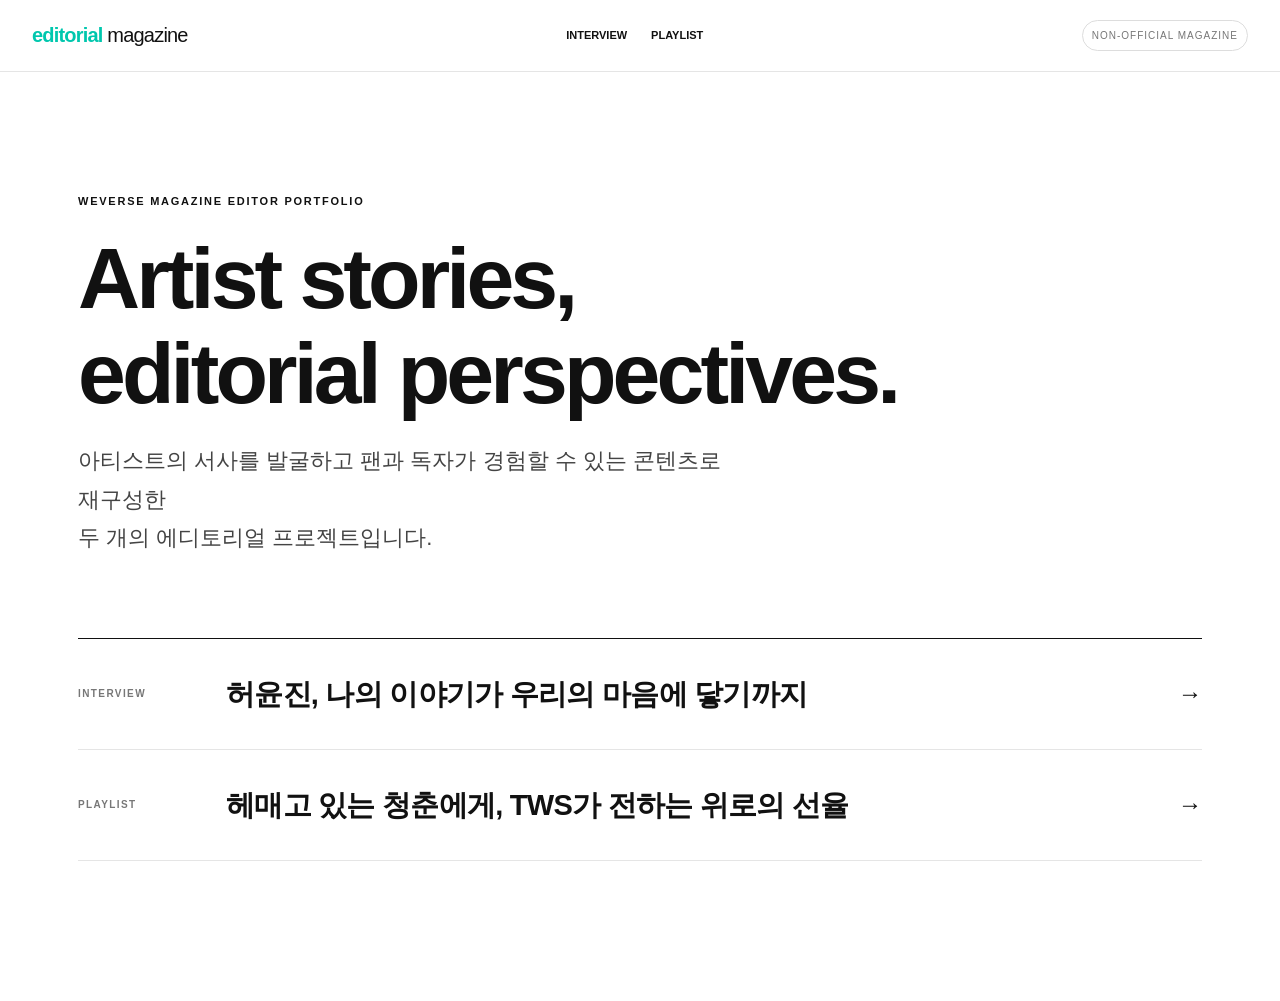
<file: index.html>
<!doctype html><html lang="ko"><head><meta charset="utf-8"><meta name="viewport" content="width=device-width,initial-scale=1"><meta http-equiv="Cache-Control" content="no-cache, no-store, must-revalidate"><meta name="robots" content="noindex,nofollow,noarchive,nosnippet,noimageindex"><meta name="googlebot" content="noindex,nofollow,noarchive,nosnippet,noimageindex"><meta name="bingbot" content="noindex,nofollow,noarchive,nosnippet,noimageindex"><title>Editorial Portfolio</title><link rel="stylesheet" href="style.css?v=4"></head><body><header class="masthead"><div class="masthead-inner"><a class="wordmark" href="index.html"><span class="editorial-mark">editorial</span> <span>magazine</span></a><nav class="mainnav"><a href="yunjin.html">INTERVIEW</a><a href="tws.html">PLAYLIST</a></nav><div class="portfolio-badge">NON-OFFICIAL MAGAZINE</div></div></header><main class="home-wrap"><div class="home-kicker">WEVERSE MAGAZINE EDITOR PORTFOLIO</div><h1>Artist stories,<br>editorial perspectives.</h1><p class="home-intro">아티스트의 서사를 발굴하고 팬과 독자가 경험할 수 있는 콘텐츠로 재구성한<br>두&nbsp;개의 에디토리얼 프로젝트입니다.</p><div class="article-list"><a class="article-card" href="yunjin.html"><div class="type">INTERVIEW</div><h2>허윤진, 나의 이야기가 우리의 마음에 닿기까지</h2><div class="arrow">→</div></a><a class="article-card" href="tws.html"><div class="type">PLAYLIST</div><h2>헤매고 있는 청춘에게, TWS가 전하는 위로의 선율</h2><div class="arrow">→</div></a></div></main></body></html>
</file>
<file: style.css>
:root{--ink:#111;--muted:#777;--line:#e5e5e5;--paper:#fff;--body:760px;--wide:1280px;--weverse-mint:#00c7ae}
*{box-sizing:border-box}html{scroll-behavior:smooth}body{margin:0;background:#fff;color:var(--ink);font-family:Arial,'Apple SD Gothic Neo','Noto Sans KR',sans-serif;line-height:1.75}a{color:inherit;text-decoration:none}img{display:block;width:100%}
.masthead{height:72px;border-bottom:1px solid var(--line);background:#fff;position:sticky;top:0;z-index:20}.masthead-inner{max-width:1440px;height:100%;margin:0 auto;padding:0 32px;display:flex;align-items:center;justify-content:space-between}.wordmark{font-weight:800;font-size:20px;letter-spacing:-.04em}.wordmark .editorial-mark{font-weight:800;color:var(--weverse-mint)}.wordmark span{font-weight:500}.mainnav{display:flex;gap:24px;font-size:11px;font-weight:700}.portfolio-badge{font-size:10px;color:#777;letter-spacing:.1em;border:1px solid #ddd;padding:6px 9px;border-radius:999px}
.article-head{max-width:980px;margin:0 auto;padding:118px 28px 72px}.category{font-size:12px;font-weight:800;letter-spacing:.12em;margin-bottom:20px}.article-head h1{font-family:Arial,'Apple SD Gothic Neo','Noto Sans KR',sans-serif;font-size:clamp(50px,6.2vw,84px);font-weight:600;line-height:1.15;letter-spacing:-.055em;margin:0 0 40px;word-break:keep-all;overflow-wrap:break-word}.subtitle{font-family:Arial,'Apple SD Gothic Neo','Noto Sans KR',sans-serif;font-size:clamp(20px,2vw,27px);line-height:1.55;color:#333;margin:0 0 40px}.head-meta{display:grid;grid-template-columns:120px 1fr;gap:12px 24px;max-width:700px;font-size:12px;color:#555}.head-meta strong{color:#111;font-size:11px;letter-spacing:.08em}
.hero-media{max-width:1440px;margin:0 auto;padding:0 28px}.hero-media img{aspect-ratio:16/9;object-fit:cover;background:#eee}.hero-media.yunjin img{object-position:center 40%}.media-credit{max-width:1440px;margin:9px auto 0;padding:0 28px;font-size:10px;color:#8a8a8a}
.article-body{max-width:var(--body);margin:0 auto;padding:94px 26px 150px}.lead{font-family:Arial,'Apple SD Gothic Neo','Noto Sans KR',sans-serif;font-size:20px;line-height:1.95;margin:0 0 110px}.interview-chapter{margin:118px 0 12px;padding-top:20px;border-top:1px solid #111}.interview-chapter:first-of-type{margin-top:0}.interview-chapter .eyebrow{font-size:10px;letter-spacing:.16em;font-weight:800;color:#666}.interview-chapter h2{font-family:Arial,'Apple SD Gothic Neo','Noto Sans KR',sans-serif;font-size:34px;font-weight:600;margin:3px 0 4px}.interview-chapter p{font-size:13px;color:#777;margin:0}.question{padding:62px 0 68px;border-bottom:1px solid var(--line);opacity:0;transform:translateY(20px);transition:.7s ease}.question.is-visible{opacity:1;transform:none}.q-number{font-size:10px;letter-spacing:.16em;color:#777;font-weight:800;margin-bottom:17px}.q-text{font-family:Arial,'Apple SD Gothic Neo','Noto Sans KR',sans-serif;font-size:clamp(23px,2.5vw,31px);line-height:1.62;letter-spacing:-.03em;font-weight:500;word-break:keep-all}
.track{margin:0 0 128px}.time{font-size:11px;letter-spacing:.14em;font-weight:800;color:#666;margin-bottom:10px}.track-title{font-family:Arial,'Apple SD Gothic Neo','Noto Sans KR',sans-serif;font-size:31px;line-height:1.48;letter-spacing:-.03em;font-weight:600;margin:0 0 28px}.track-copy{font-size:17px;line-height:2;letter-spacing:-.01em;margin:0 0 34px}.video-frame{width:100%;aspect-ratio:16/9;background:#111;border:0;display:block}.video-caption{display:flex;justify-content:space-between;gap:14px;padding-top:10px;font-size:10px;color:#777}.video-caption a{color:#315f61;border-bottom:1px solid #aac0c1}
.sources{border-top:1px solid var(--line);background:#fafafa;padding:68px 28px}.sources-inner{max-width:980px;margin:auto}.sources h2{font-family:Arial,'Apple SD Gothic Neo','Noto Sans KR',sans-serif;font-size:31px;font-weight:600;margin:0 0 28px}.source-list{display:grid;gap:13px;font-size:12px;line-height:1.65}.source-list a{color:#315f61;word-break:break-word}.disclaimer{max-width:980px;margin:auto;padding:30px 28px 52px;font-size:10px;color:#888;line-height:1.7}
.home-wrap{max-width:1180px;margin:0 auto;padding:120px 28px 140px}.home-kicker{font-size:11px;letter-spacing:.16em;font-weight:800;margin-bottom:20px}.home-wrap h1{font-family:Arial,'Apple SD Gothic Neo','Noto Sans KR',sans-serif;font-size:clamp(50px,7vw,86px);line-height:1.1;font-weight:600;letter-spacing:-.045em;margin:0 0 22px}.home-intro{font-family:Arial,'Apple SD Gothic Neo','Noto Sans KR',sans-serif;font-size:22px;color:#444;margin:0 0 80px;max-width:720px;word-break:keep-all;overflow-wrap:normal}.article-list{border-top:1px solid #111}.article-card{display:grid;grid-template-columns:120px 1fr auto;gap:28px;align-items:center;padding:34px 0;border-bottom:1px solid var(--line)}.article-card .type{font-size:10px;font-weight:800;letter-spacing:.14em;color:#777}.article-card h2{font-family:Arial,'Apple SD Gothic Neo','Noto Sans KR',sans-serif;font-size:29px;line-height:1.45;font-weight:600;letter-spacing:-.025em;margin:0}.article-card .arrow{font-size:24px}
@media(max-width:860px){.mainnav{display:none}.portfolio-badge{display:none}.masthead-inner{padding:0 20px}.article-head{padding:82px 20px 54px}.article-head h1{font-size:clamp(38px,11vw,58px);line-height:1.18}.hero-media{padding:0}.media-credit{padding:0 20px}.head-meta{grid-template-columns:92px 1fr}.article-body{padding:68px 20px 110px}.lead{font-size:18px;margin-bottom:82px}.question{padding:48px 0 54px}.track{margin-bottom:96px}.track-title{font-size:26px}.track-copy{font-size:16px}.home-wrap{padding:80px 20px 110px}.article-card{grid-template-columns:1fr auto}.article-card .type{grid-column:1/3}.article-card h2{font-size:24px}}
</file>
